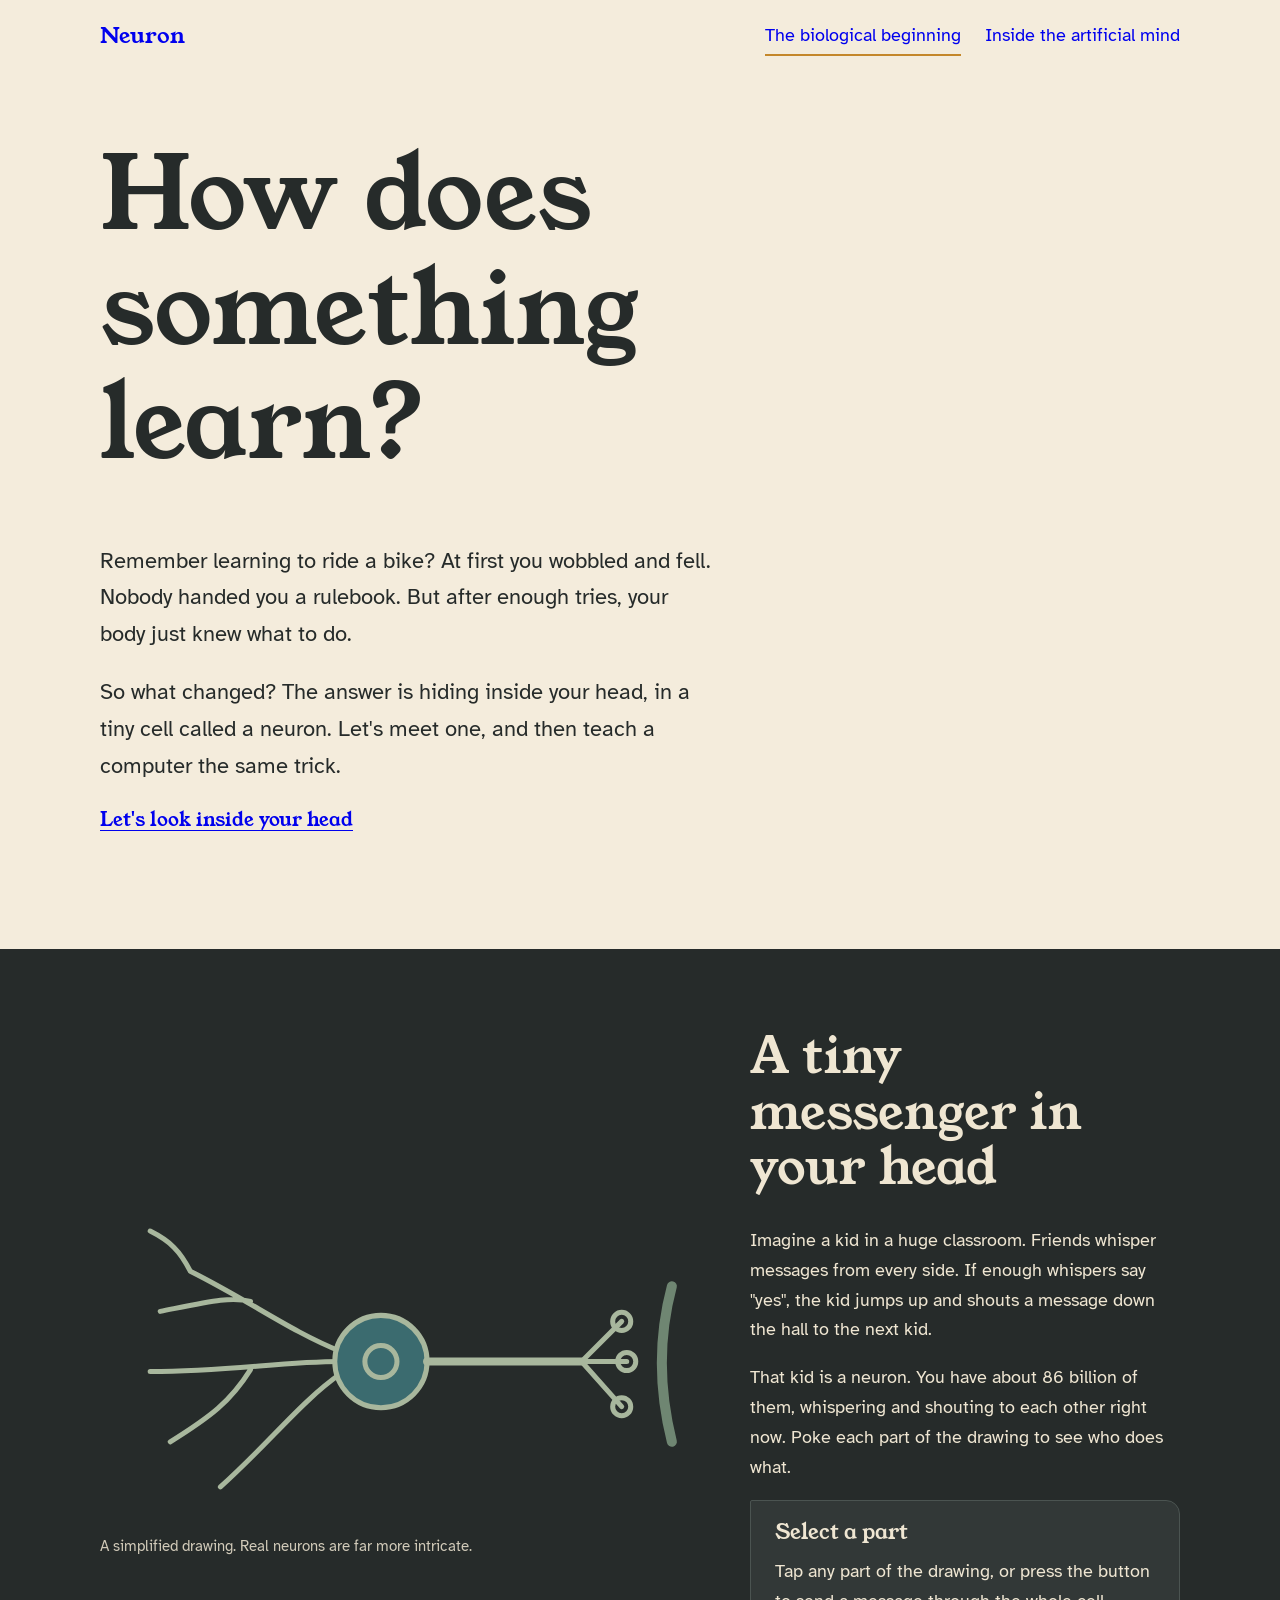
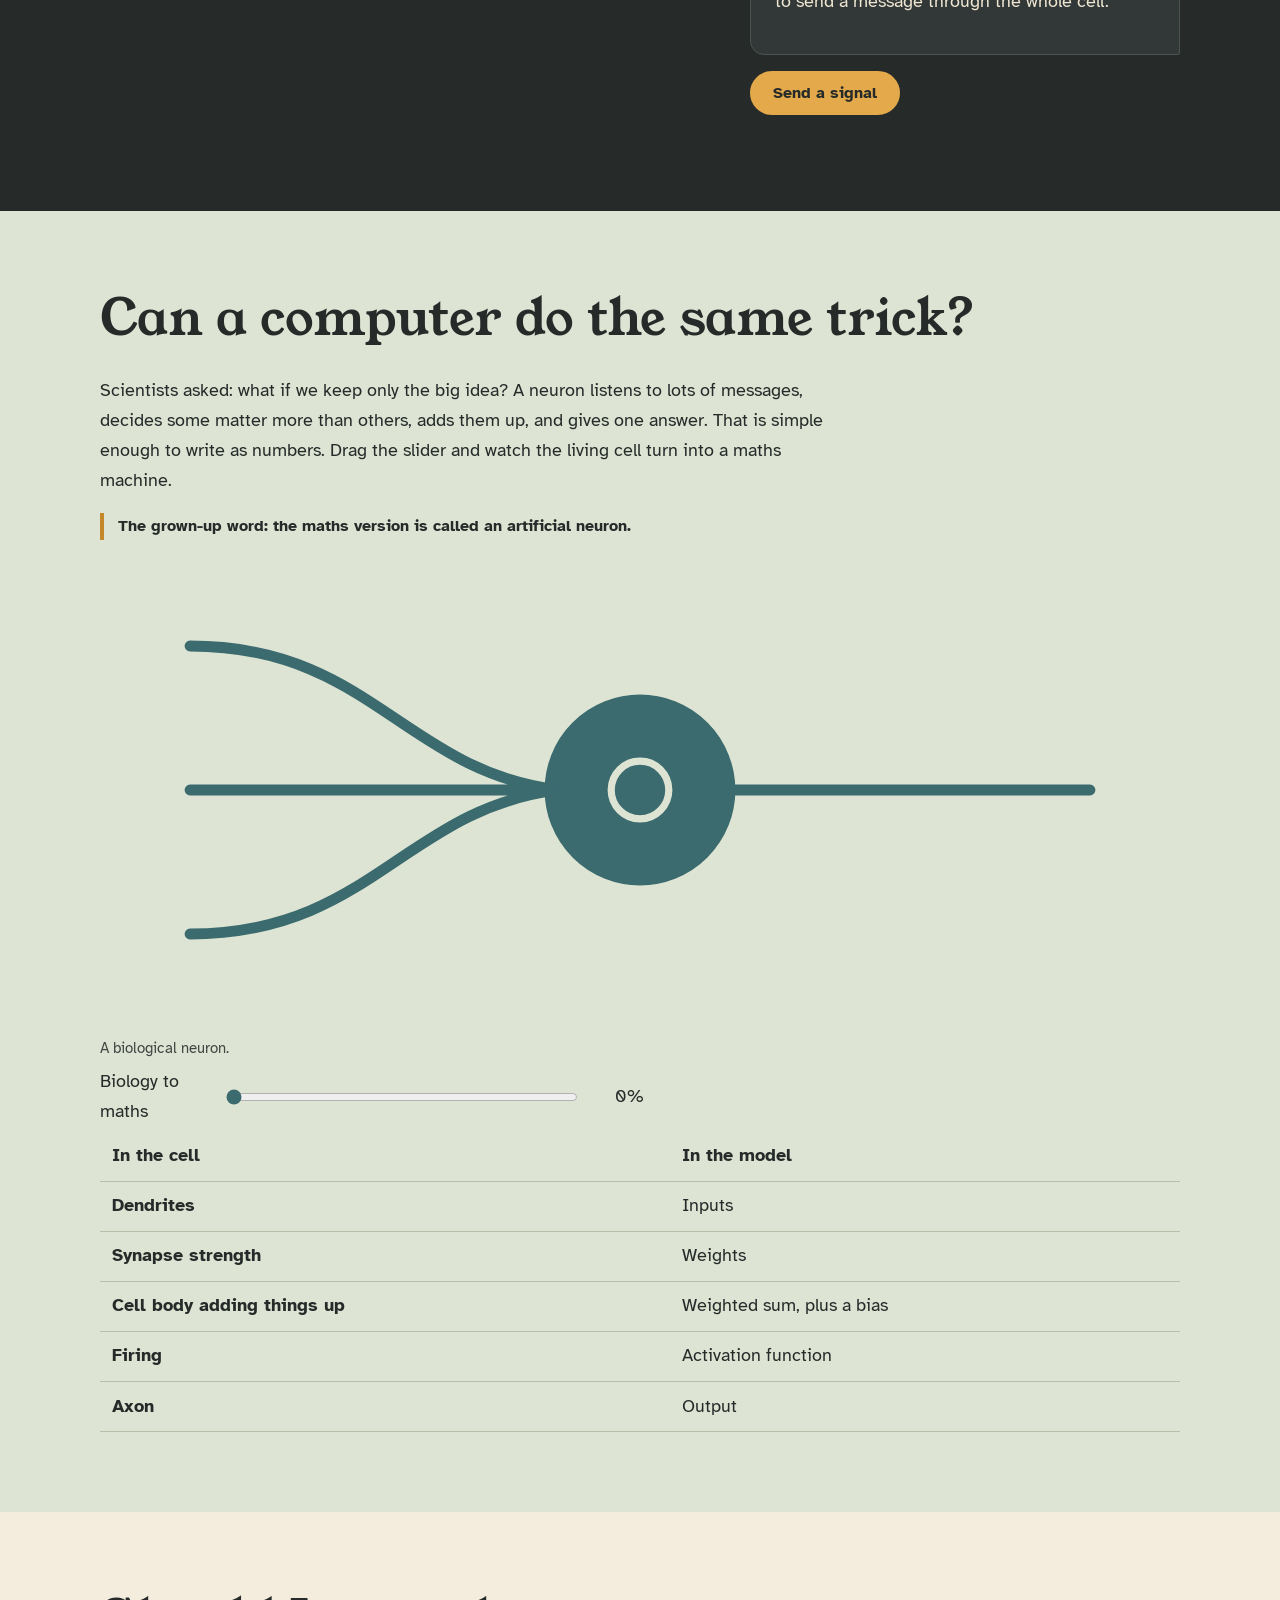
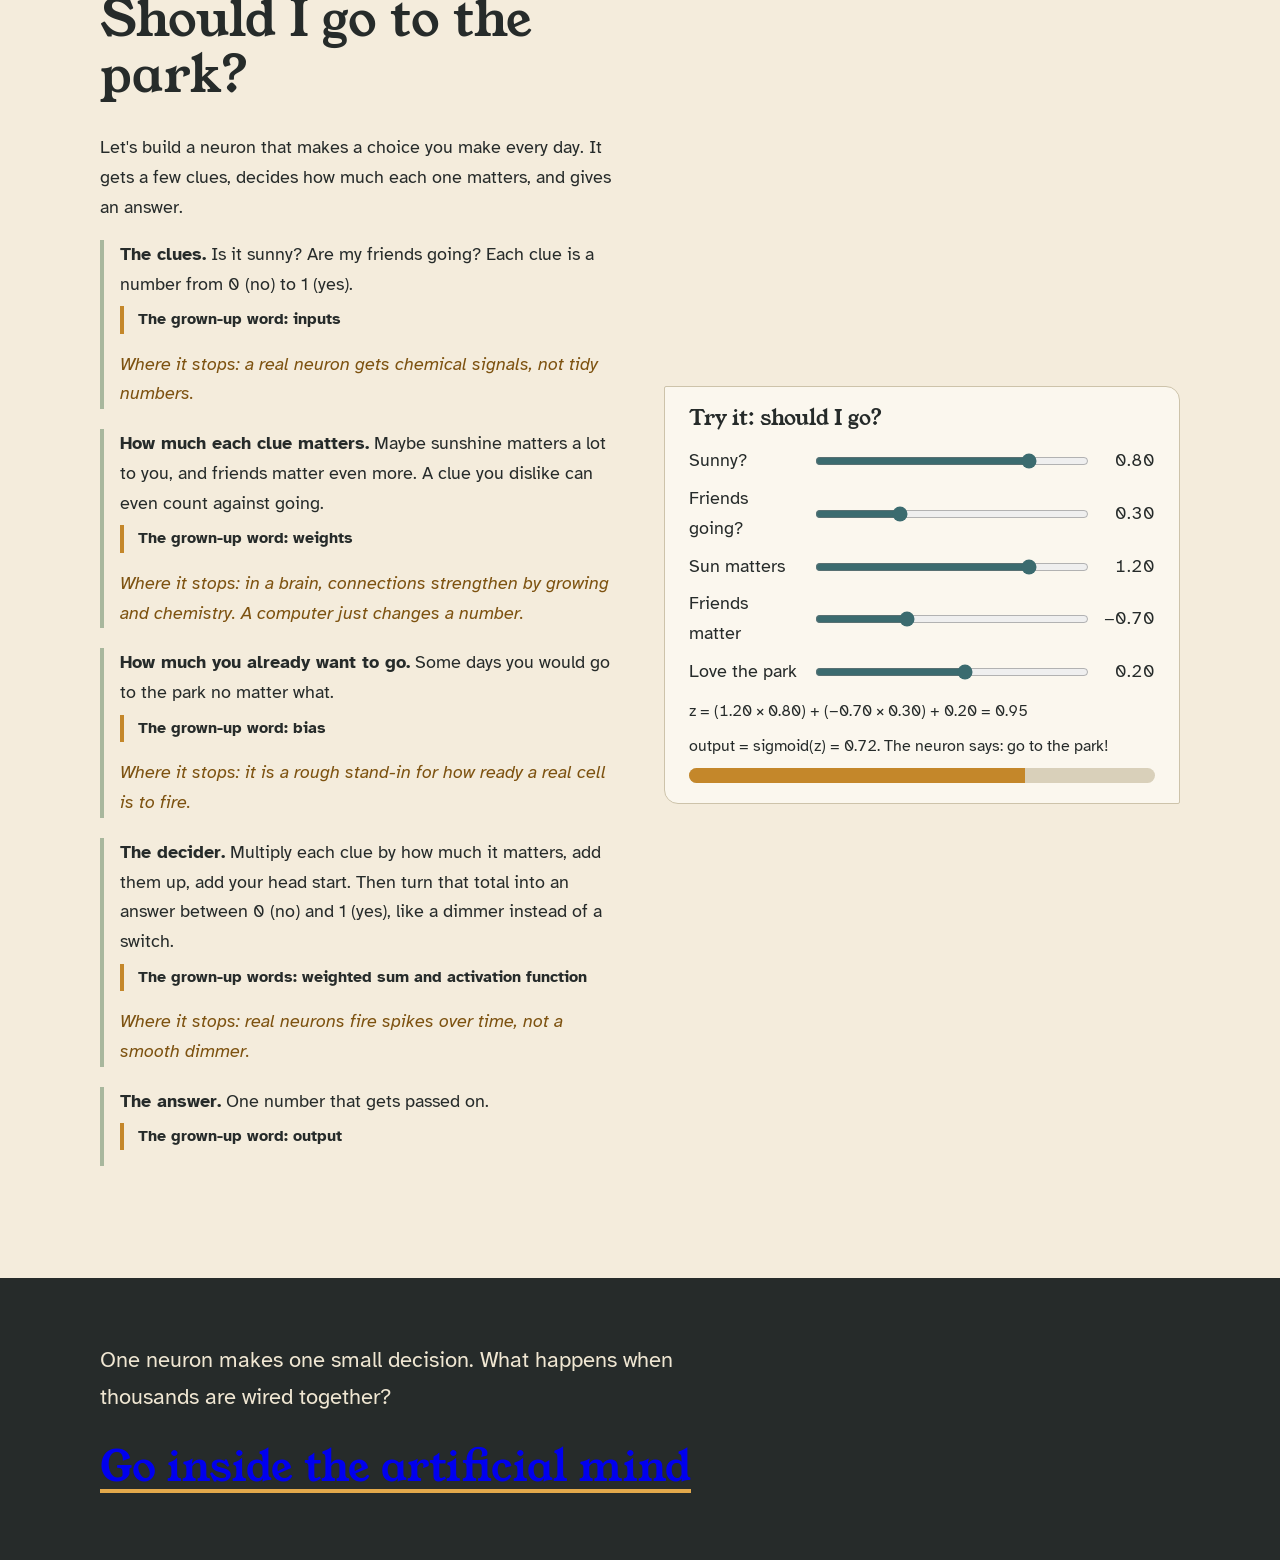
<file: index.html>
<!DOCTYPE html>
<html lang="en">
<head>
<meta charset="utf-8">
<meta name="viewport" content="width=device-width, initial-scale=1">
<title>Neuron: How Does Something Learn?</title>
<meta name="description" content="An interactive journey from the biological neuron to the artificial neuron.">
<link rel="preconnect" href="https://fonts.googleapis.com">
<link rel="preconnect" href="https://fonts.gstatic.com" crossorigin>
<link href="https://fonts.googleapis.com/css2?family=Atkinson+Hyperlegible:wght@400;700&family=Young+Serif&display=swap" rel="stylesheet">
<link rel="stylesheet" href="styles.css">
</head>
<body>
<header class="site-header">
  <a class="brand" href="index.html">Neuron</a>
  <nav aria-label="Pages">
    <a href="index.html" aria-current="page">The biological beginning</a>
    <a href="network.html">Inside the artificial mind</a>
  </nav>
</header>
<main>
  <section class="hero">
    <div class="wrap">
      <h1>How does something learn?</h1>
      <p class="lede">Remember learning to ride a bike? At first you wobbled and fell. Nobody handed you a rulebook. But after enough tries, your body just knew what to do.</p>
      <p class="lede">So what changed? The answer is hiding inside your head, in a tiny cell called a neuron. Let's meet one, and then teach a computer the same trick.</p>
      <p><a href="#biological-section">Let's look inside your head</a></p>
    </div>
  </section>

  <section class="band band-dark" id="biological-section" aria-labelledby="bio-heading">
    <div class="wrap split wide">
      <figure>
        <svg id="biological-neuron" viewBox="0 0 600 320" role="group" aria-label="Diagram of a biological neuron. Select a part to learn about it.">
          <g class="part" data-part="dendrites" tabindex="0" role="button" aria-label="Dendrites">
            <path d="M240 150C190 130 150 100 90 70M150 100C130 95 110 100 60 110M90 70C80 50 70 40 50 30M240 160C180 160 130 170 50 170M150 168C130 200 110 215 70 240M240 172C200 200 170 240 120 285"/>
          </g>
          <g class="part" data-part="soma" tabindex="0" role="button" aria-label="Cell body">
            <circle class="fill" cx="280" cy="160" r="46"/>
            <circle cx="280" cy="160" r="16"/>
          </g>
          <g class="part" data-part="axon" tabindex="0" role="button" aria-label="Axon">
            <path d="M326 160C380 160 420 160 480 160" style="stroke-width:8"/>
          </g>
          <g class="part" data-part="synapse" tabindex="0" role="button" aria-label="Synapse">
            <path d="M480 160L520 120M480 160L525 160M480 160L520 205"/>
            <circle cx="520" cy="120" r="9"/><circle cx="525" cy="160" r="9"/><circle cx="520" cy="205" r="9"/>
            <path d="M570 85Q550 160 570 240" style="stroke:#6f8672;stroke-width:10"/>
          </g>
          <path id="signal-route" d="M60 110L150 100L240 150L280 160L326 160L480 160L525 160" fill="none"/>
          <circle id="signal-pulse" r="9" cx="60" cy="110" fill="#fff" stroke="#e3a94b" stroke-width="4" opacity="0"/>
        </svg>
        <figcaption>A simplified drawing. Real neurons are far more intricate.</figcaption>
      </figure>
      <div>
        <h2 id="bio-heading">A tiny messenger in your head</h2>
        <p>Imagine a kid in a huge classroom. Friends whisper messages from every side. If enough whispers say "yes", the kid jumps up and shouts a message down the hall to the next kid.</p>
        <p>That kid is a neuron. You have about 86 billion of them, whispering and shouting to each other right now. Poke each part of the drawing to see who does what.</p>
        <div class="panel" aria-live="polite">
          <h3 id="part-title">Select a part</h3>
          <p id="part-text">Tap any part of the drawing, or press the button to send a message through the whole cell.</p>
        </div>
        <div class="actions"><button type="button" id="fire-button">Send a signal</button></div>
      </div>
    </div>
  </section>

  <section class="band band-sage" aria-labelledby="bridge-heading">
    <div class="wrap">
      <h2 id="bridge-heading">Can a computer do the same trick?</h2>
      <p>Scientists asked: what if we keep only the big idea? A neuron listens to lots of messages, decides some matter more than others, adds them up, and gives one answer. That is simple enough to write as numbers. Drag the slider and watch the living cell turn into a maths machine.</p>
      <p class="term">The grown-up word: the maths version is called an <strong>artificial neuron</strong>.</p>
      <figure>
        <svg id="morph-diagram" viewBox="0 0 600 260" role="img" aria-label="A biological neuron gradually turning into an artificial neuron">
          <g id="morph-biological" fill="none" stroke="#3b6b6f" stroke-width="6" stroke-linecap="round">
            <path d="M50 50C150 50 170 120 255 130M50 130C150 130 200 130 255 130M50 210C150 210 170 140 255 130M345 130L550 130" />
            <circle cx="300" cy="130" r="50" fill="#3b6b6f"/>
            <circle cx="300" cy="130" r="16" stroke="#dde4d3" stroke-width="4"/>
          </g>
          <g id="morph-artificial" opacity="0" font-family="Atkinson Hyperlegible, sans-serif" font-size="17" text-anchor="middle">
            <g stroke="#262b2a" stroke-width="2"><path d="M66 50L252 118M66 130L250 130M66 210L252 142M350 130L520 130"/></g>
            <g fill="#fbf7ee" stroke="#262b2a" stroke-width="2"><circle cx="50" cy="50" r="17"/><circle cx="50" cy="130" r="17"/><circle cx="50" cy="210" r="17"/></g>
            <circle cx="300" cy="130" r="50" fill="#c4872a" stroke="#262b2a" stroke-width="2"/>
            <g fill="#262b2a"><text x="50" y="56">x1</text><text x="50" y="136">x2</text><text x="50" y="216">x3</text><text x="300" y="136" font-size="22">sum, f</text><text x="170" y="82">w1</text><text x="160" y="120">w2</text><text x="170" y="178">w3</text><text x="540" y="124">output</text></g>
          </g>
        </svg>
        <figcaption id="morph-caption" aria-live="polite">A biological neuron.</figcaption>
      </figure>
      <div class="control" style="max-width:34rem"><label for="morph-slider">Biology to maths</label><input type="range" id="morph-slider" min="0" max="100" value="0"><output for="morph-slider" id="morph-value">0%</output></div>
      <table class="linked">
        <caption class="visually-hidden" style="position:absolute;left:-9999px">How each biological part maps to the artificial neuron</caption>
        <thead><tr><th scope="col">In the cell</th><th scope="col">In the model</th></tr></thead>
        <tbody>
          <tr><th scope="row">Dendrites</th><td>Inputs</td></tr>
          <tr><th scope="row">Synapse strength</th><td>Weights</td></tr>
          <tr><th scope="row">Cell body adding things up</th><td>Weighted sum, plus a bias</td></tr>
          <tr><th scope="row">Firing</th><td>Activation function</td></tr>
          <tr><th scope="row">Axon</th><td>Output</td></tr>
        </tbody>
      </table>
    </div>
  </section>

  <section class="band" aria-labelledby="artificial-heading">
    <div class="wrap split">
      <div>
        <h2 id="artificial-heading">Should I go to the park?</h2>
        <p>Let's build a neuron that makes a choice you make every day. It gets a few clues, decides how much each one matters, and gives an answer.</p>
        <ol class="concepts">
          <li><strong>The clues.</strong> Is it sunny? Are my friends going? Each clue is a number from 0 (no) to 1 (yes).<span class="term">The grown-up word: inputs</span><em>Where it stops: a real neuron gets chemical signals, not tidy numbers.</em></li>
          <li><strong>How much each clue matters.</strong> Maybe sunshine matters a lot to you, and friends matter even more. A clue you dislike can even count against going.<span class="term">The grown-up word: weights</span><em>Where it stops: in a brain, connections strengthen by growing and chemistry. A computer just changes a number.</em></li>
          <li><strong>How much you already want to go.</strong> Some days you would go to the park no matter what.<span class="term">The grown-up word: bias</span><em>Where it stops: it is a rough stand-in for how ready a real cell is to fire.</em></li>
          <li><strong>The decider.</strong> Multiply each clue by how much it matters, add them up, add your head start. Then turn that total into an answer between 0 (no) and 1 (yes), like a dimmer instead of a switch.<span class="term">The grown-up words: weighted sum and activation function</span><em>Where it stops: real neurons fire spikes over time, not a smooth dimmer.</em></li>
          <li><strong>The answer.</strong> One number that gets passed on.<span class="term">The grown-up word: output</span></li>
        </ol>
      </div>
      <div class="panel">
        <h3>Try it: should I go?</h3>
        <div class="control"><label for="x1">Sunny?</label><input type="range" id="x1" min="0" max="1" step="0.05" value="0.8"><output id="x1-value" for="x1"></output></div>
        <div class="control"><label for="x2">Friends going?</label><input type="range" id="x2" min="0" max="1" step="0.05" value="0.3"><output id="x2-value" for="x2"></output></div>
        <div class="control"><label for="w1">Sun matters</label><input type="range" id="w1" min="-2" max="2" step="0.1" value="1.2"><output id="w1-value" for="w1"></output></div>
        <div class="control"><label for="w2">Friends matter</label><input type="range" id="w2" min="-2" max="2" step="0.1" value="-0.7"><output id="w2-value" for="w2"></output></div>
        <div class="control"><label for="bias">Love the park</label><input type="range" id="bias" min="-2" max="2" step="0.1" value="0.2"><output id="bias-value" for="bias"></output></div>
        <p class="readout" id="sum-line"></p>
        <p class="readout" id="output-line"></p>
        <div class="meter" role="presentation"><span id="output-meter"></span></div>
      </div>
    </div>
  </section>

  <section class="band band-dark next">
    <div class="wrap">
      <p class="lede">One neuron makes one small decision. What happens when thousands are wired together?</p>
      <a href="network.html">Go inside the artificial mind</a>
    </div>
  </section>
</main>
<script src="shared.js"></script>
<script src="neuron.js"></script>
</body>
</html>
</file>
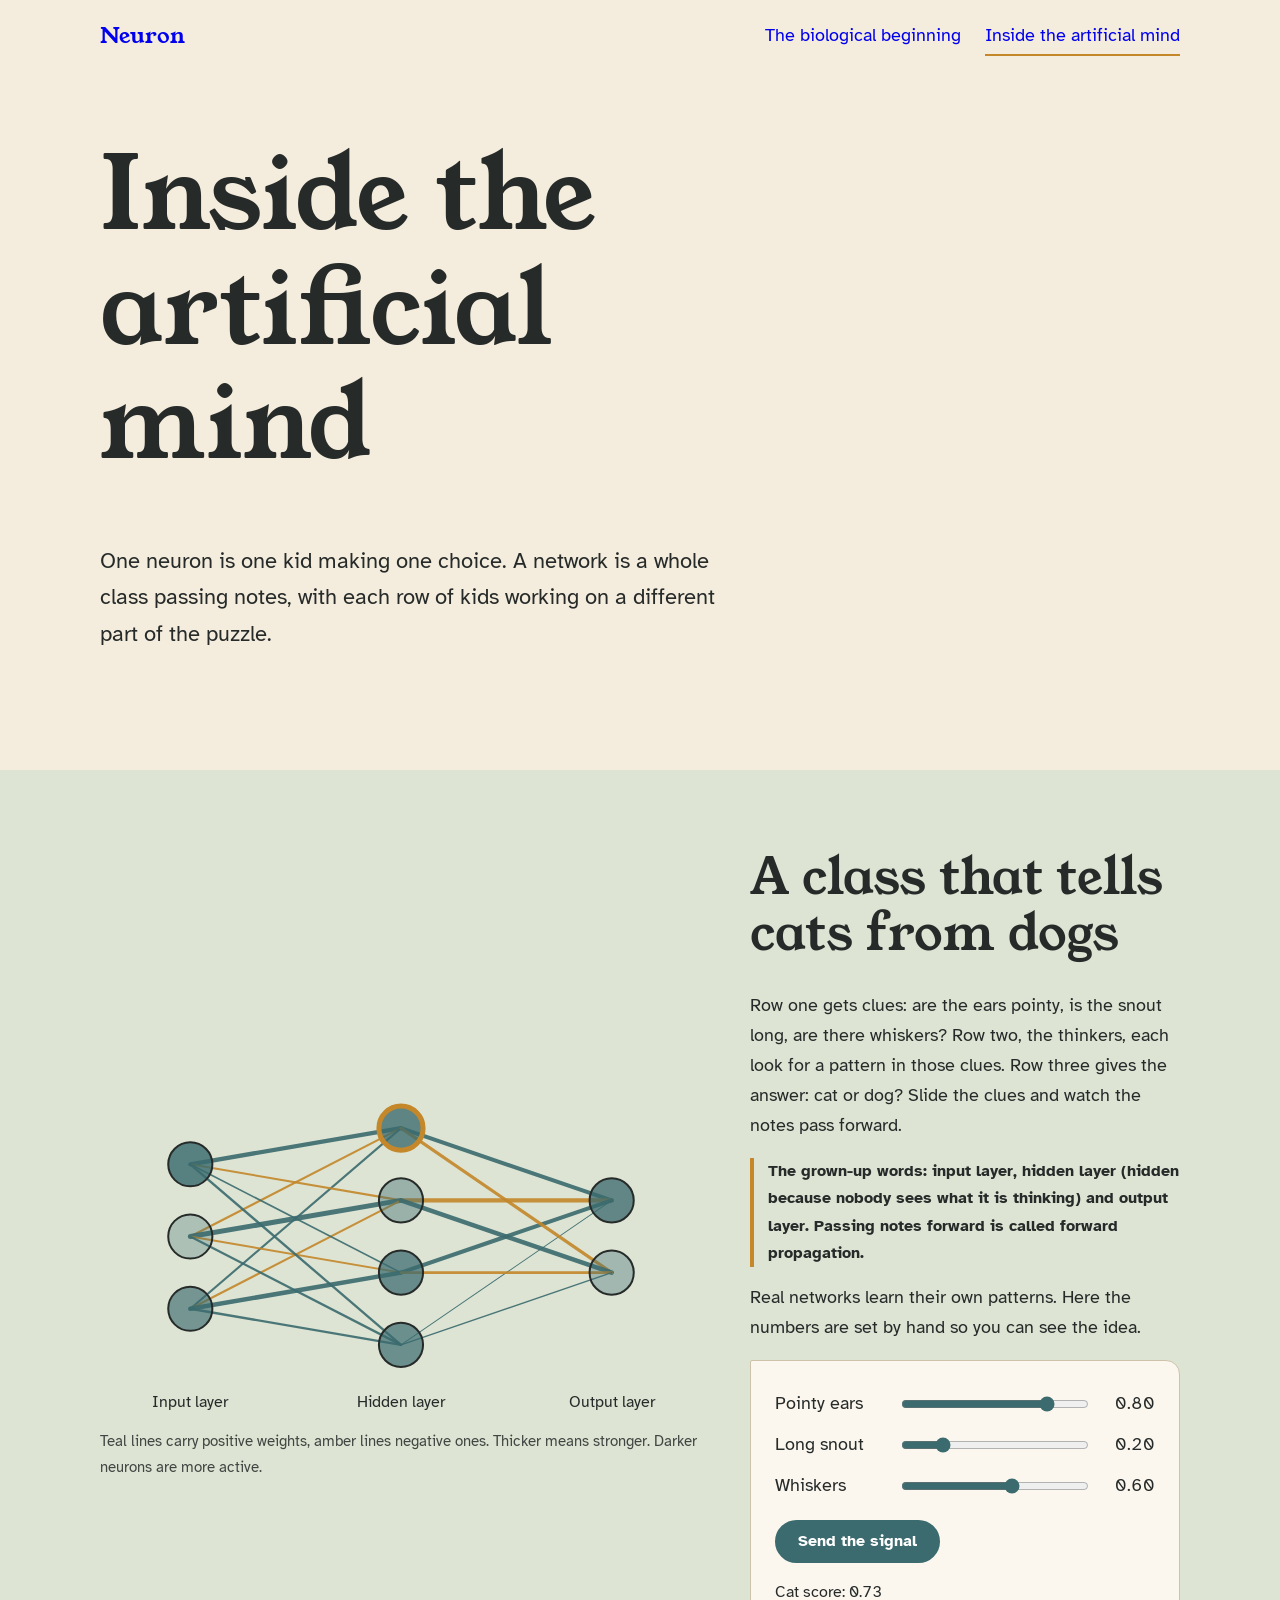
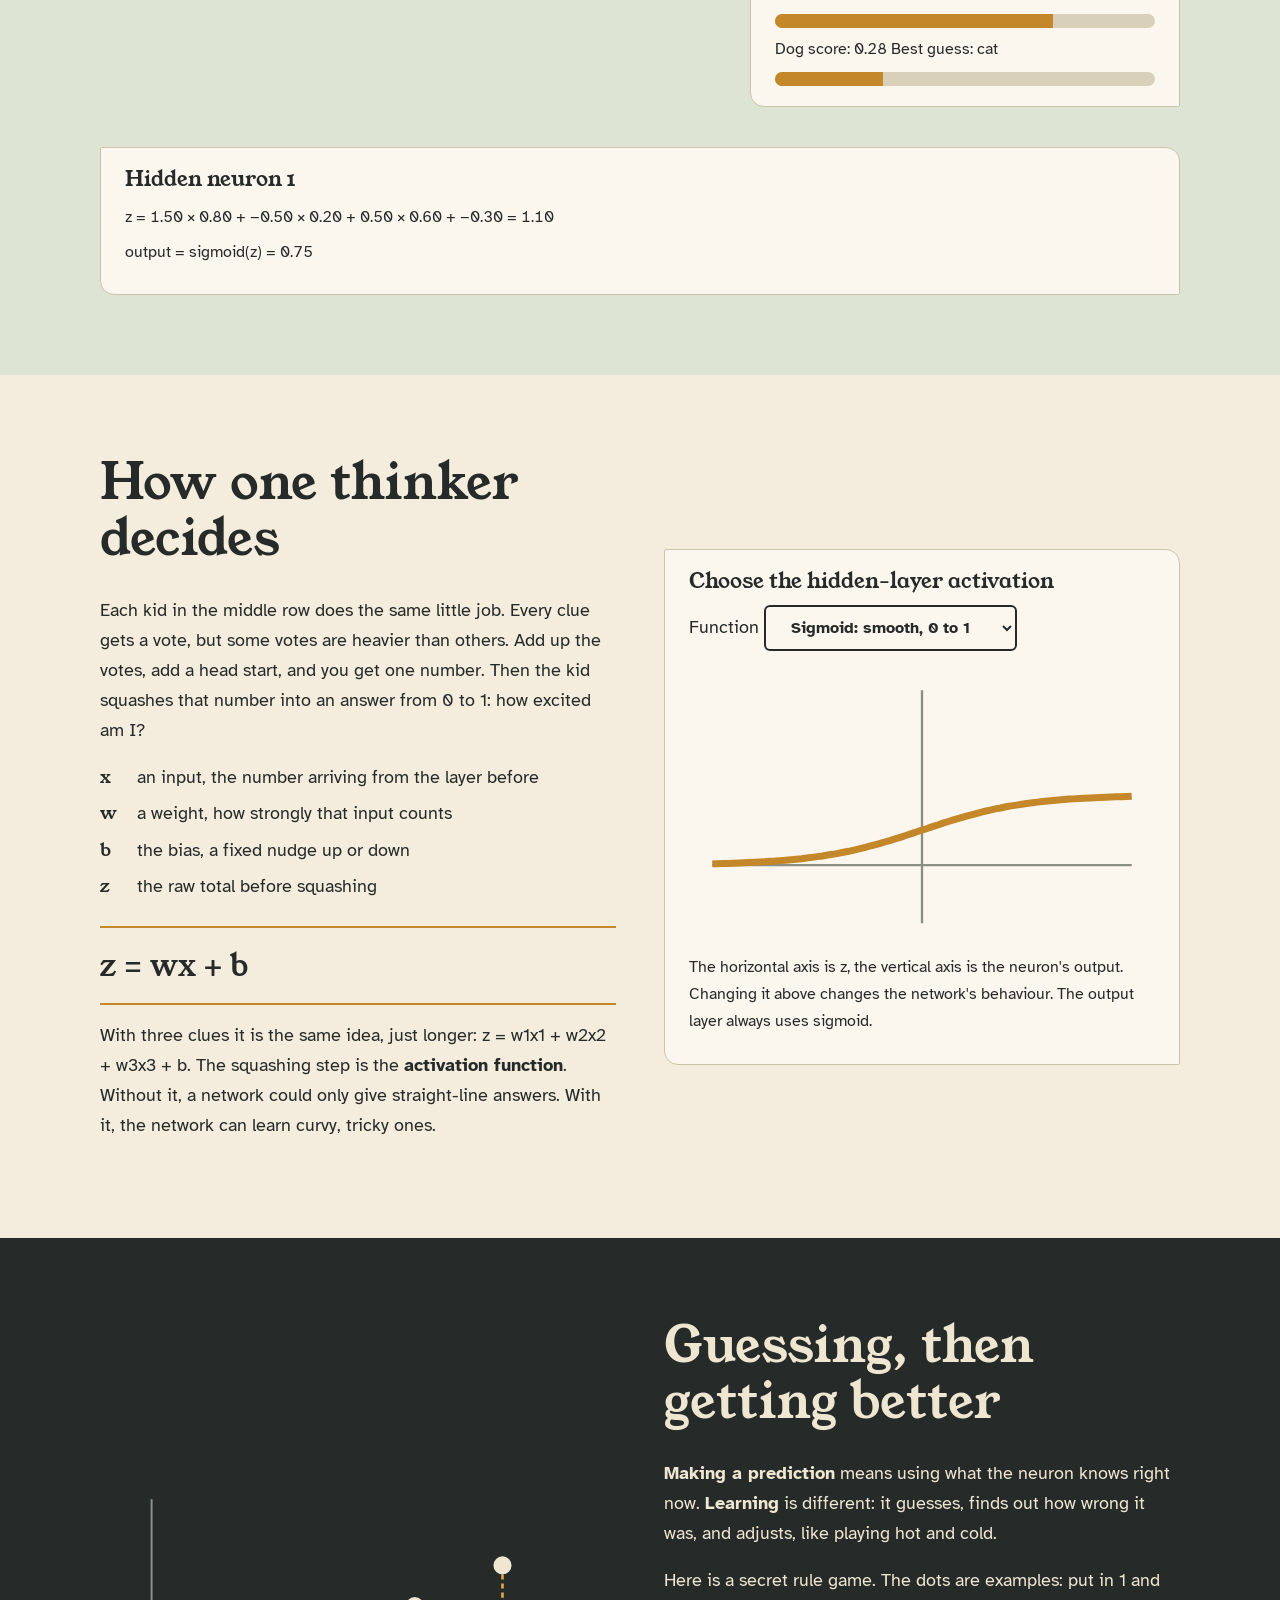
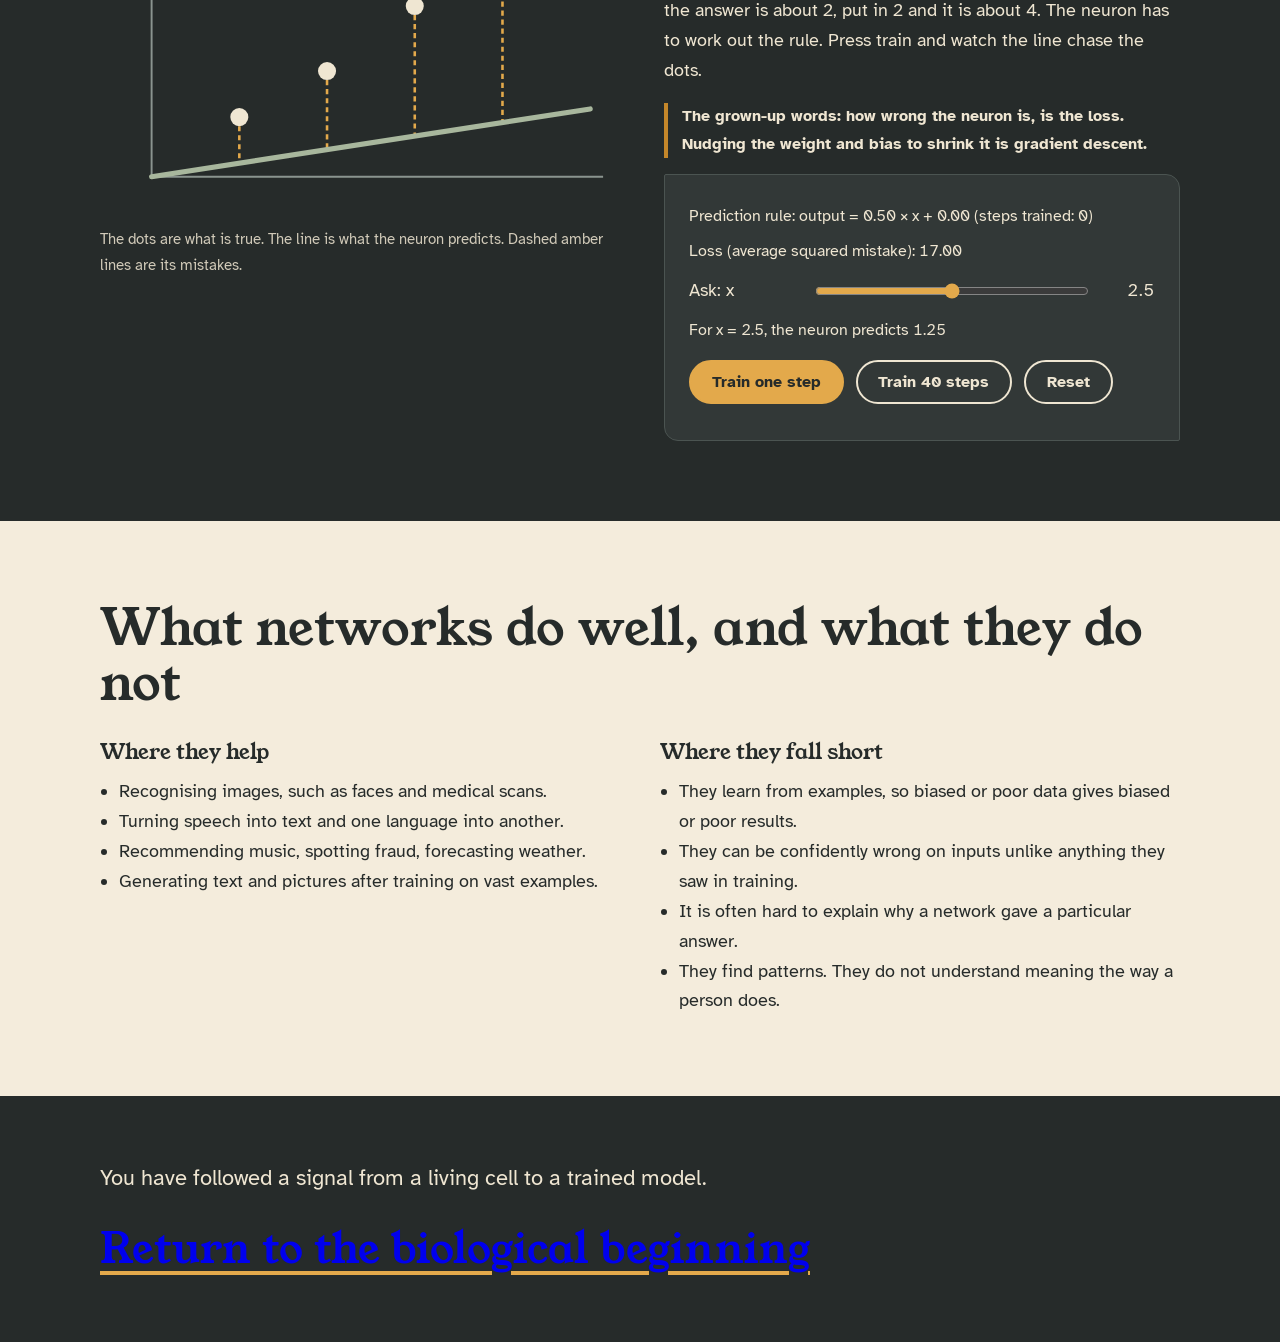
<file: network.html>
<!DOCTYPE html>
<html lang="en">
<head>
<meta charset="utf-8">
<meta name="viewport" content="width=device-width, initial-scale=1">
<title>Neuron: Inside the Artificial Mind</title>
<meta name="description" content="Connect artificial neurons into a network, watch it predict, and see how training improves it.">
<link rel="preconnect" href="https://fonts.googleapis.com">
<link rel="preconnect" href="https://fonts.gstatic.com" crossorigin>
<link href="https://fonts.googleapis.com/css2?family=Atkinson+Hyperlegible:wght@400;700&family=Young+Serif&display=swap" rel="stylesheet">
<link rel="stylesheet" href="styles.css">
</head>
<body>
<header class="site-header">
  <a class="brand" href="index.html">Neuron</a>
  <nav aria-label="Pages">
    <a href="index.html">The biological beginning</a>
    <a href="network.html" aria-current="page">Inside the artificial mind</a>
  </nav>
</header>
<main>
  <section class="hero">
    <div class="wrap">
      <h1>Inside the artificial mind</h1>
      <p class="lede">One neuron is one kid making one choice. A network is a whole class passing notes, with each row of kids working on a different part of the puzzle.</p>
    </div>
  </section>

  <section class="band band-sage" aria-labelledby="network-heading">
    <div class="wrap split wide">
      <figure>
        <svg id="network-diagram" viewBox="0 0 600 340" role="group" aria-label="A neural network with 3 input neurons, 4 hidden neurons and 2 output neurons. Select a neuron to see its calculation."></svg>
        <figcaption>Teal lines carry positive weights, amber lines negative ones. Thicker means stronger. Darker neurons are more active.</figcaption>
      </figure>
      <div>
        <h2 id="network-heading">A class that tells cats from dogs</h2>
        <p>Row one gets clues: are the ears pointy, is the snout long, are there whiskers? Row two, the thinkers, each look for a pattern in those clues. Row three gives the answer: cat or dog? Slide the clues and watch the notes pass forward.</p>
        <p class="term">The grown-up words: <strong>input layer</strong>, <strong>hidden layer</strong> (hidden because nobody sees what it is thinking) and <strong>output layer</strong>. Passing notes forward is called <strong>forward propagation</strong>.</p>
        <p>Real networks learn their own patterns. Here the numbers are set by hand so you can see the idea.</p>
        <div class="panel">
          <div class="control"><label for="input-0">Pointy ears</label><input type="range" id="input-0" min="0" max="1" step="0.05" value="0.8"><output id="input-0-value" for="input-0"></output></div>
          <div class="control"><label for="input-1">Long snout</label><input type="range" id="input-1" min="0" max="1" step="0.05" value="0.2"><output id="input-1-value" for="input-1"></output></div>
          <div class="control"><label for="input-2">Whiskers</label><input type="range" id="input-2" min="0" max="1" step="0.05" value="0.6"><output id="input-2-value" for="input-2"></output></div>
          <div class="actions"><button type="button" id="send-button">Send the signal</button></div>
          <p class="readout" id="output-a-label"></p><div class="meter" role="presentation"><span id="output-a-meter"></span></div>
          <p class="readout" id="output-b-label"></p><div class="meter" role="presentation"><span id="output-b-meter"></span></div>
        </div>
      </div>
    </div>
    <div class="wrap" style="margin-top:2.5rem">
      <div class="panel" aria-live="polite">
        <h3 id="detail-title">Select a neuron</h3>
        <p class="readout" id="detail-sum">Choose any circle in the diagram to see how its value is calculated.</p>
        <p class="readout" id="detail-output"></p>
      </div>
    </div>
  </section>

  <section class="band" aria-labelledby="sum-heading">
    <div class="wrap split">
      <div>
        <h2 id="sum-heading">How one thinker decides</h2>
        <p>Each kid in the middle row does the same little job. Every clue gets a vote, but some votes are heavier than others. Add up the votes, add a head start, and you get one number. Then the kid squashes that number into an answer from 0 to 1: how excited am I?</p>
        <dl class="terms">
          <dt>x</dt><dd>an input, the number arriving from the layer before</dd>
          <dt>w</dt><dd>a weight, how strongly that input counts</dd>
          <dt>b</dt><dd>the bias, a fixed nudge up or down</dd>
          <dt>z</dt><dd>the raw total before squashing</dd>
        </dl>
        <p class="equation" aria-label="z equals w times x plus b">z = wx + b</p>
        <p>With three clues it is the same idea, just longer: z = w1x1 + w2x2 + w3x3 + b. The squashing step is the <strong>activation function</strong>. Without it, a network could only give straight-line answers. With it, the network can learn curvy, tricky ones.</p>
      </div>
      <div class="panel">
        <h3>Choose the hidden-layer activation</h3>
        <label for="activation-choice">Function</label>
        <select id="activation-choice"><option value="sigmoid">Sigmoid: smooth, 0 to 1</option><option value="relu">ReLU: zero, then straight</option><option value="tanh">Tanh: smooth, &minus;1 to 1</option></select>
        <svg viewBox="0 0 200 120" role="img" aria-label="Graph of the chosen activation function" style="margin-top:1rem">
          <path d="M10 85H190M100 10V110" stroke="#8a8f84" stroke-width="1" fill="none"/>
          <path id="activation-curve" fill="none" stroke="#c4872a" stroke-width="3"/>
        </svg>
        <p class="readout">The horizontal axis is z, the vertical axis is the neuron's output. Changing it above changes the network's behaviour. The output layer always uses sigmoid.</p>
      </div>
    </div>
  </section>

  <section class="band band-dark" aria-labelledby="training-heading">
    <div class="wrap split">
      <figure>
        <svg id="training-plot" viewBox="0 0 400 260" role="img" aria-label="Scatter of four data points with a straight line that a single neuron adjusts to fit them">
          <path d="M40 230H390M40 230V15" stroke="#8a948f" stroke-width="1.5" fill="none"/>
          <g id="error-lines" stroke="#e3a94b" stroke-width="2" stroke-dasharray="4 3"></g>
          <line id="fit-line" stroke="#a8b79d" stroke-width="4" stroke-linecap="round"/>
          <g id="data-points" fill="#efe6d2"></g>
        </svg>
        <figcaption>The dots are what is true. The line is what the neuron predicts. Dashed amber lines are its mistakes.</figcaption>
      </figure>
      <div>
        <h2 id="training-heading">Guessing, then getting better</h2>
        <p><strong>Making a prediction</strong> means using what the neuron knows right now. <strong>Learning</strong> is different: it guesses, finds out how wrong it was, and adjusts, like playing hot and cold.</p>
        <p>Here is a secret rule game. The dots are examples: put in 1 and the answer is about 2, put in 2 and it is about 4. The neuron has to work out the rule. Press train and watch the line chase the dots.</p>
        <p class="term">The grown-up words: how wrong the neuron is, is the <strong>loss</strong>. Nudging the weight and bias to shrink it is <strong>gradient descent</strong>.</p>
        <div class="panel">
          <p class="readout" id="model-line"></p>
          <p class="readout" id="loss-line"></p>
          <div class="control"><label for="predict-input">Ask: x</label><input type="range" id="predict-input" min="0" max="5" step="0.1" value="2.5"><output id="predict-value" for="predict-input"></output></div>
          <p class="readout" id="predict-line"></p>
          <div class="actions">
            <button type="button" id="step-button">Train one step</button>
            <button type="button" id="run-button" class="quiet">Train 40 steps</button>
            <button type="button" id="reset-button" class="quiet">Reset</button>
          </div>
        </div>
      </div>
    </div>
  </section>

  <section class="band" aria-labelledby="limits-heading">
    <div class="wrap">
      <h2 id="limits-heading">What networks do well, and what they do not</h2>
      <div class="pair">
        <div>
          <h3>Where they help</h3>
          <ul>
            <li>Recognising images, such as faces and medical scans.</li>
            <li>Turning speech into text and one language into another.</li>
            <li>Recommending music, spotting fraud, forecasting weather.</li>
            <li>Generating text and pictures after training on vast examples.</li>
          </ul>
        </div>
        <div>
          <h3>Where they fall short</h3>
          <ul>
            <li>They learn from examples, so biased or poor data gives biased or poor results.</li>
            <li>They can be confidently wrong on inputs unlike anything they saw in training.</li>
            <li>It is often hard to explain why a network gave a particular answer.</li>
            <li>They find patterns. They do not understand meaning the way a person does.</li>
          </ul>
        </div>
      </div>
    </div>
  </section>

  <section class="band band-dark next">
    <div class="wrap">
      <p class="lede">You have followed a signal from a living cell to a trained model.</p>
      <a href="index.html">Return to the biological beginning</a>
    </div>
  </section>
</main>
<script src="shared.js"></script>
<script src="network.js"></script>
</body>
</html>
</file>
<file: styles.css>
:root{--cream:#f4ecdc;--paper:#fbf7ee;--mist:#dde4d3;--sage:#a8b79d;--teal:#3b6b6f;--char:#262b2a;--amber:#c4872a;--amber-ink:#7d5210;--glow:#e3a94b;--light:#efe6d2;--serif:"Young Serif",Georgia,serif;--sans:"Atkinson Hyperlegible",system-ui,sans-serif}
*{box-sizing:border-box}
html{scroll-behavior:smooth}
body{margin:0;background:var(--cream);color:var(--char);font:1.1rem/1.7 var(--sans)}
h1,h2,h3{font-family:var(--serif);font-weight:400;line-height:1.12;margin:0 0 .6em}
h1{font-size:clamp(2.8rem,9vw,6.4rem);max-width:12ch}
h2{font-size:clamp(1.9rem,4.5vw,3.1rem)}
h3{font-size:1.3rem}
p{margin:0 0 1em;max-width:62ch}
:focus-visible{outline:3px solid var(--amber);outline-offset:3px}
.wrap{max-width:70rem;margin:0 auto;padding:0 1.25rem}
.site-header{display:flex;justify-content:space-between;align-items:center;gap:1rem;flex-wrap:wrap;padding:1rem 1.25rem;max-width:70rem;margin:0 auto}
.brand{font:1.4rem var(--serif);text-decoration:none}
.site-header nav{display:flex;gap:1.5rem}
.site-header a{text-decoration:none;padding:.25rem 0;border-bottom:2px solid transparent}
.site-header a[aria-current]{border-color:var(--amber)}
.band{padding:5rem 0}
.band-dark{background:var(--char);color:var(--light)}
.band-sage{background:var(--mist)}
.hero{padding:4rem 0 6rem}
.lede{font-size:1.35rem;max-width:44ch}
.split{display:grid;grid-template-columns:1fr 1fr;gap:3rem;align-items:center}
.split.wide{grid-template-columns:1.4fr 1fr}
@media(max-width:820px){.split,.split.wide{grid-template-columns:1fr;gap:1.75rem}.band{padding:3.5rem 0}}
svg{display:block;width:100%;height:auto}
figure{margin:0}
figcaption{font-size:.95rem;margin-top:.75rem;opacity:.85}
.panel{background:var(--paper);border:1px solid #cdc3aa;border-radius:2px 14px 2px 14px;padding:1.25rem 1.5rem}
.band-dark .panel{background:#323837;border-color:#4b5451}
.control{display:grid;grid-template-columns:7rem 1fr 3.5rem;gap:.75rem;align-items:center;margin:.3rem 0}
.control output{text-align:right;font-variant-numeric:tabular-nums}
input[type=range]{width:100%;accent-color:var(--teal);min-height:2rem}
.band-dark input[type=range]{accent-color:var(--glow)}
button,select{font:700 1rem var(--sans);border-radius:99px;padding:.6rem 1.3rem;cursor:pointer;border:2px solid var(--teal);background:var(--teal);color:#fff}
button.quiet,select{background:transparent;color:inherit;border-color:currentColor}
select{border-radius:6px}
.band-dark button{background:var(--glow);border-color:var(--glow);color:var(--char)}
.band-dark button.quiet{background:transparent;color:var(--light);border-color:var(--light)}
.actions{display:flex;gap:.75rem;flex-wrap:wrap;margin:1rem 0}
.readout{font-variant-numeric:tabular-nums;font-size:1rem;margin:.5rem 0;overflow-wrap:anywhere}
.meter{height:.9rem;background:#d9d0ba;border-radius:99px;overflow:hidden}
.meter span{display:block;height:100%;width:0;background:var(--amber);transition:width .3s}
.band-dark .meter{background:#4b5451}
.equation{font:1.9rem var(--serif);margin:1rem 0;padding:1rem 0;border-top:2px solid var(--amber);border-bottom:2px solid var(--amber)}
.terms{display:grid;grid-template-columns:auto 1fr;gap:.4rem 1.25rem;margin:0 0 1.5rem}
.terms dt{font-family:var(--serif)}
.terms dd{margin:0}
.concepts{list-style:none;padding:0;margin:0 0 2rem;display:grid;gap:1.25rem}
.concepts li{border-left:4px solid var(--sage);padding-left:1rem}
.concepts em{display:block;color:var(--amber-ink)}
.part{cursor:pointer}
.part path,.part circle{fill:none;stroke:var(--sage);stroke-width:5;stroke-linecap:round}
.part .fill{fill:#3b6b6f}
.part.on path,.part.on circle{stroke:var(--glow)}
.part.on .fill{fill:#2f5a5e}
.linked{width:100%;border-collapse:collapse}
.linked th,.linked td{text-align:left;padding:.6rem .75rem;border-bottom:1px solid #b8bfa9}
.edge{stroke-linecap:round;transition:opacity .4s}
.node{cursor:pointer;stroke:var(--char);stroke-width:2;transition:fill-opacity .4s}
.node.selected{stroke:var(--amber);stroke-width:5}
.node:focus-visible{outline:none;stroke:var(--amber);stroke-width:5}
.pair{display:grid;grid-template-columns:1fr 1fr;gap:2.5rem}
.pair ul{padding-left:1.2rem;margin:0}
@media(max-width:820px){.pair{grid-template-columns:1fr}.control{grid-template-columns:5.5rem 1fr 3.2rem}}
.next{padding:4rem 0}
.next a{font:clamp(1.6rem,4vw,2.6rem) var(--serif);text-decoration-color:var(--glow);text-underline-offset:.2em}
@media(prefers-reduced-motion:reduce){*{animation:none!important;transition:none!important;scroll-behavior:auto!important}}
.term{display:block;margin:.4rem 0 1rem;padding-left:.9rem;border-left:4px solid var(--amber);font-size:1rem;font-weight:700}
.hero p a{font:1.2rem var(--serif);text-underline-offset:.2em}
</file>
